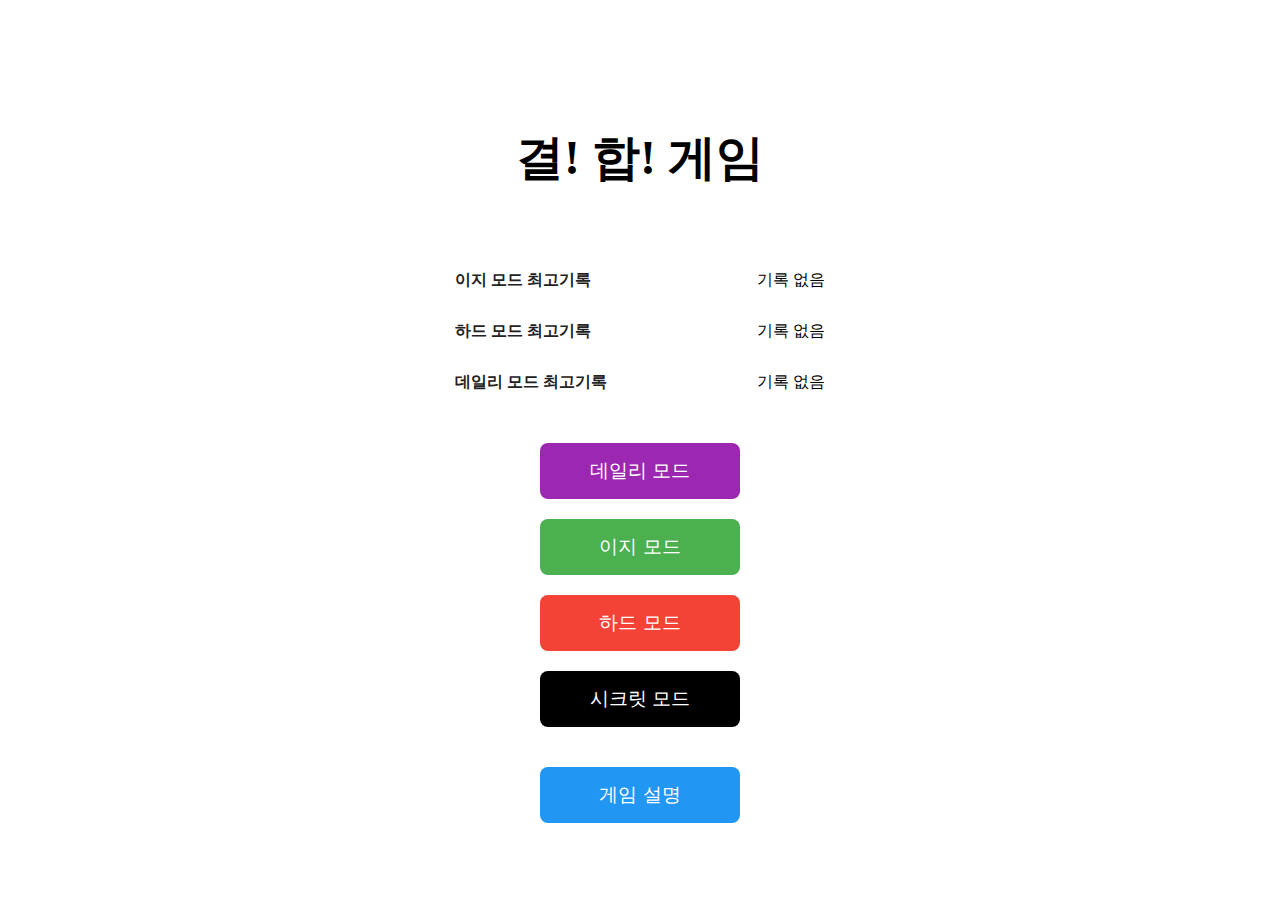
<file: index.html>
<!DOCTYPE html>
<html lang="ko">
  <head>
    <meta charset="UTF-8" />
    <title>결! 합! 게임</title>
    <link rel="stylesheet" href="style-index.css" />
  </head>
  <body>
    <div class="main-menu">
      <h1 class="title">결! 합! 게임</h1>

      <div class="records">
        <div class="record-item" id="easyRecord">
          <span class="mode-label">이지 모드 최고기록</span>
          <span class="record-text">기록 없음</span>
        </div>
        <div class="record-item" id="hardRecord">
          <span class="mode-label">하드 모드 최고기록</span>
          <span class="record-text">기록 없음</span>
        </div>
        <div class="record-item" id="dailyRecord">
          <span class="mode-label">데일리 모드 최고기록</span>
          <span class="record-text">기록 없음</span>
        </div>
      </div>

      <a
        href="javascript:void(0)"
        onclick="if(!checkDailyCompletion()) window.location.href='daily.html';"
        ><button class="mode-button daily">데일리 모드</button></a
      >
      <a href="easy.html"
        ><button class="mode-button easy">이지 모드</button></a
      >
      <a href="hard.html"
        ><button class="mode-button hard">하드 모드</button></a
      >
      <a href="secret.html"
        ><button class="mode-button secret">시크릿 모드</button></a
      >
      <button class="mode-button rules-button" onclick="openModal()">
        게임 설명
      </button>
    </div>

    <div id="rulesModal" class="modal">
      <div class="modal-content">
        <span class="close" onclick="closeModal()">&times;</span>

        <div class="page active" id="page1">
          <h2>결!합! 이란?</h2>
          <p>
            결!합!은 도형의 모양, 도형의 색상, 배경의 색상 3가지의 성질이 각각
            다른 27장의 타일 중, 보드판에 제공되는 9장의 타일 중 특정한 조건을
            만족하는 3장의 타일을 찾는 게임입니다.
          </p>

          <h3>합이란?</h3>
          <p>
            합이란 3장의 타일이 가지고 있는 성질이 모두 동일하거나 모두 다른
            경우를 뜻합니다.
          </p>

          <div style="margin: 20px 0">
            <h4>합이 되는 예시</h4>
            <div style="display: flex; gap: 10px; margin-bottom: 10px">
              <div
                class="card"
                style="width: 80px; height: 80px; background-color: white"
              >
                <div class="shape circle" style="background-color: red"></div>
              </div>
              <div
                class="card"
                style="width: 80px; height: 80px; background-color: white"
              >
                <div class="shape triangle" style="background-color: red"></div>
              </div>
              <div
                class="card"
                style="width: 80px; height: 80px; background-color: white"
              >
                <div class="shape square" style="background-color: red"></div>
              </div>
            </div>
            <p>
              위 3장의 타일은 배경색(흰색)과 도형색(빨강)이 모두 같고, 도형
              모양(동그라미, 세모, 네모)이 모두 다르므로 합입니다.
            </p>
          </div>

          <div style="margin: 20px 0">
            <h4>합이 되지 않는 예시</h4>
            <div style="display: flex; gap: 10px; margin-bottom: 10px">
              <div
                class="card"
                style="width: 80px; height: 80px; background-color: white"
              >
                <div class="shape circle" style="background-color: blue"></div>
              </div>
              <div
                class="card"
                style="width: 80px; height: 80px; background-color: gray"
              >
                <div class="shape circle" style="background-color: blue"></div>
              </div>
              <div
                class="card"
                style="width: 80px; height: 80px; background-color: black"
              >
                <div class="shape circle" style="background-color: red"></div>
              </div>
            </div>
            <p>
              위 3장의 타일은 도형 모양(동그라미)이 모두 같고, 배경색(흰색,
              회색, 검정색)이 모두 다르지만 도형색이 일부만 같으므로 합이
              아닙니다.
            </p>
          </div>

          <h3>결이란?</h3>
          <p>
            주어진 9장의 타일 중에서 합이 되는 모든 쌍을 찾았다면 결을 선언할 수
            있습니다. 실제로 더 이상 남은 합이 없는 경우 올바른 결이 되고, 다음
            라운드로 이동합니다.
          </p>
        </div>

        <div class="page" id="page2">
          <h2>기본 규칙</h2>
          <p>2분의 제한 시간 동안 최대한 많은 합과 결을 찾으면 됩니다.</p>
          <p>
            올바른 합을 찾으면 1점을 획득합니다.<br />
            잘못된 합을 찾은 경우 1점이 감점되고 제한시간이 3초 줄어듭니다.
          </p>
          <p>
            올바른 결을 선언하면 3점을 획득하고 다음 라운드로 이동하면서
            제한시간이 20초 추가됩니다.<br />
            잘못된 결을 선언한 경우 1점이 감점되고 제한시간이 10초 줄어듭니다.
          </p>
          <p>
            제한 시간을 모두 소모하면 게임이 종료되고, 진행한 라운드의 수와
            점수를 확인할 수 있습니다.
          </p>
        </div>

        <div class="page" id="page3">
          <h2>결!합! 시크릿 모드</h2>
          <p>시크릿 모드는 일반 결!합!과 다르게 8장의 타일만 공개됩니다.</p>
          <p>나머지 1장의 타일 대신 이 보드의 합의 개수를 알려 줍니다.</p>

          <div style="margin: 20px 0">
            <h4>보드 예시 (목표 합: 6개)</h4>
            <div
              style="
                display: grid;
                grid-template-columns: repeat(3, 80px);
                gap: 10px;
                margin-bottom: 10px;
                width: fit-content;
                height: fit-content;
              "
            >
              <div
                class="card"
                style="width: 80px; height: 80px; background-color: white"
              >
                <div class="shape circle" style="background-color: red"></div>
              </div>
              <div
                class="card"
                style="width: 80px; height: 80px; background-color: gray"
              >
                <div
                  class="shape triangle"
                  style="background-color: blue"
                ></div>
              </div>
              <div
                class="card"
                style="width: 80px; height: 80px; background-color: black"
              >
                <div
                  class="shape square"
                  style="background-color: yellow"
                ></div>
              </div>
              <div
                class="card"
                style="width: 80px; height: 80px; background-color: white"
              >
                <div
                  class="shape triangle"
                  style="background-color: yellow"
                ></div>
              </div>
              <div class="card hidden-card" style="width: 80px; height: 80px">
                <div class="shape"></div>
              </div>
              <div
                class="card"
                style="width: 80px; height: 80px; background-color: black"
              >
                <div class="shape circle" style="background-color: blue"></div>
              </div>
              <div
                class="card"
                style="width: 80px; height: 80px; background-color: gray"
              >
                <div class="shape square" style="background-color: red"></div>
              </div>
              <div
                class="card"
                style="width: 80px; height: 80px; background-color: white"
              >
                <div
                  class="shape circle"
                  style="background-color: yellow"
                ></div>
              </div>
              <div
                class="card"
                style="width: 80px; height: 80px; background-color: black"
              >
                <div class="shape triangle" style="background-color: red"></div>
              </div>
            </div>

            <h4>가능한 타일 찾기</h4>
            <p>위 보드에서 ? 칸에 들어갈 수 있는 타일을 찾아봅시다.</p>
            <div style="display: flex; gap: 10px; margin: 10px 0">
              <div
                class="card"
                style="width: 80px; height: 80px; background-color: gray"
              >
                <div class="shape square" style="background-color: blue"></div>
              </div>
            </div>
            <p>이 타일이 들어가면 다음과 같은 6개의 합이 만들어집니다:</p>
            <ol style="margin-left: 20px">
              <li>
                1번, 2번, 3번 카드 - 도형 모양(동그라미, 세모, 네모),
                도형색(빨강, 파랑, 노랑), 배경색(흰색, 회색, 검정)이 모두
                다릅니다.
              </li>
              <li>
                1번, 7번, 9번 카드 - 도형색(빨강)이 모두 같고, 도형
                모양(동그라미, 네모, 세모)�� 배경색(흰색, 회색, 검정)이 모두
                다릅니다.
              </li>
              <li>
                2번, 4번, 9번 카드 - 도형 모양(세모)이 모두 같고, 도형색(파랑,
                노랑, 빨강)과 배경색(회색, 흰색, 검정)이 모두 다릅니다.
              </li>
              <li>
                3번, 6번, 9번 카드 - 배경색(검정)이 모두 같고, 도형 모양(네모,
                동그라미, 세모)과 도형색(노랑, 파랑, 빨강)이 모두 다릅니다.
              </li>
              <li>
                4번, 6번, 7번 카드 - 배경색(흰색, 검정, 회색), 도형 모양(세모,
                동그라미, 네모), 도형색(노랑, 파랑, 빨강)이 모두 다릅니다.
              </li>
              <li>
                5번(추가된 타일), 8번, 9번 카드 - 도형 모양(네모, 동그라미,
                세모)이 모두 다르고, 도형색(파랑, 노랑, 빨강)과 배경색(회색,
                흰색, 검정)이 모두 다릅니다.
              </li>
            </ol>
          </div>

          <p>시크릿 모드는 기본 결!합!에 비해서 더 꼼꼼한 계산이 필요합니다.</p>
        </div>

        <div class="pagination">
          <button class="page-button active" onclick="showPage(1)">1</button>
          <button class="page-button" onclick="showPage(2)">2</button>
          <button class="page-button" onclick="showPage(3)">3</button>
        </div>
      </div>
    </div>

    <script src="script-index.js"></script>
  </body>
</html>
</file>
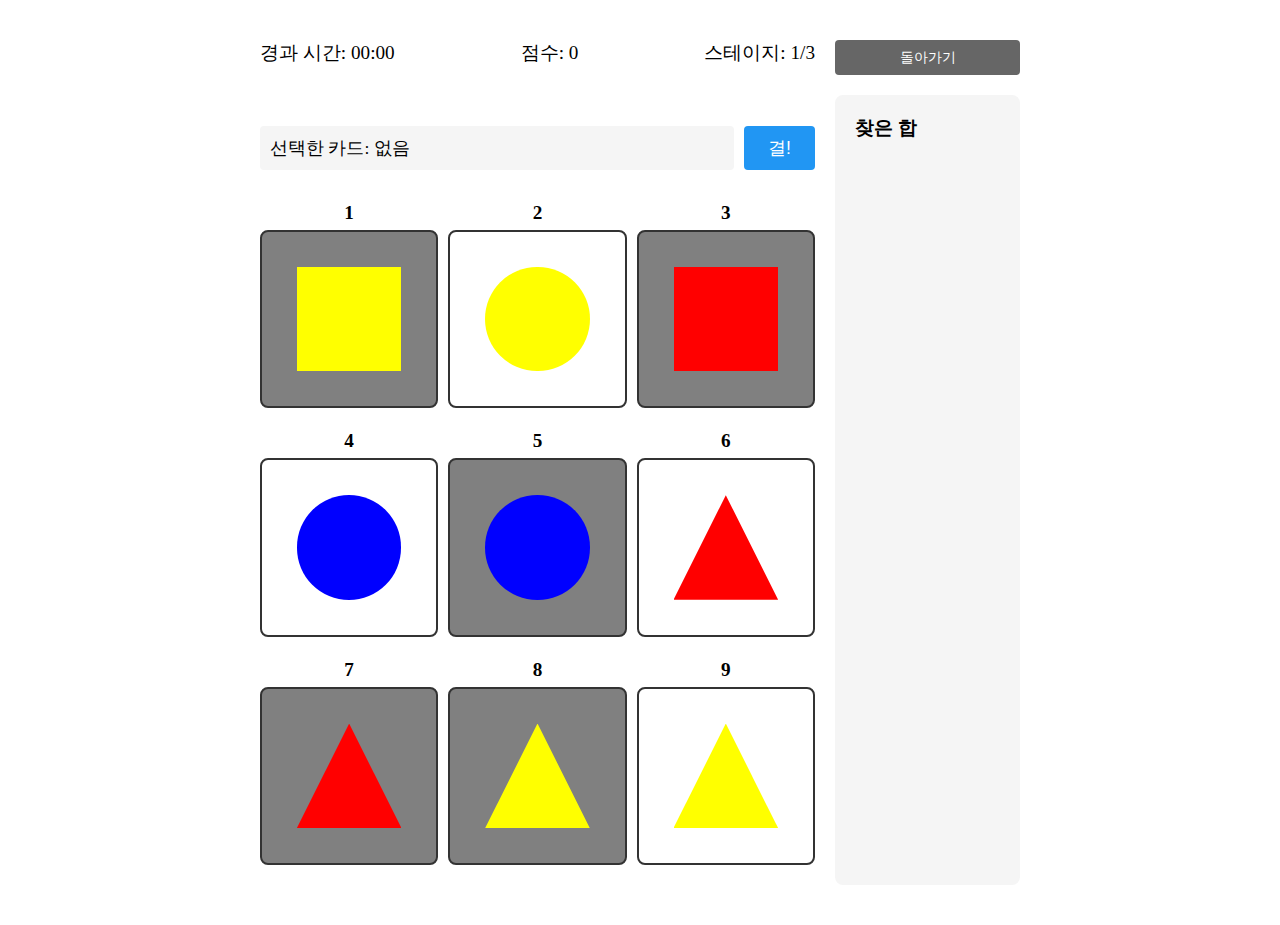
<file: daily.html>
<!DOCTYPE html>
<html lang="ko">
  <head>
    <meta charset="UTF-8" />
    <title>결! 합! 게임 (데일리 모드)</title>
    <link rel="stylesheet" href="style.css" />
  </head>
  <body>
    <div class="game-container">
      <div class="main-area">
        <div class="game-section">
          <div class="header">
            <div class="elapsed-time">
              경과 시간: <span id="elapsedTime">00:00</span>
            </div>
            <div class="score">점수: <span id="score">0</span></div>
            <div class="stage">스테이지: <span id="stage">1</span>/3</div>
          </div>

          <div id="message" class="message"></div>
          <div class="selection-area">
            <div class="selected-numbers">
              선택한 카드: <span id="selectedNumbers"></span>
            </div>
            <button id="gyeol">결!</button>
          </div>
          <div class="cards-container" id="cardsContainer"></div>
        </div>

        <div class="right-section">
          <a href="index.html" class="back-button">돌아가기</a>
          <div class="found-sets">
            <div class="found-sets-header">
              <h3>찾은 합</h3>
            </div>
            <div
              id="remainingHint"
              class="remaining-hint"
              style="display: none"
            >
              남은 합: 0개
            </div>
            <div id="foundSets"></div>
          </div>
        </div>
      </div>
    </div>
    <script src="script-daily.js"></script>
  </body>
</html>
</file>
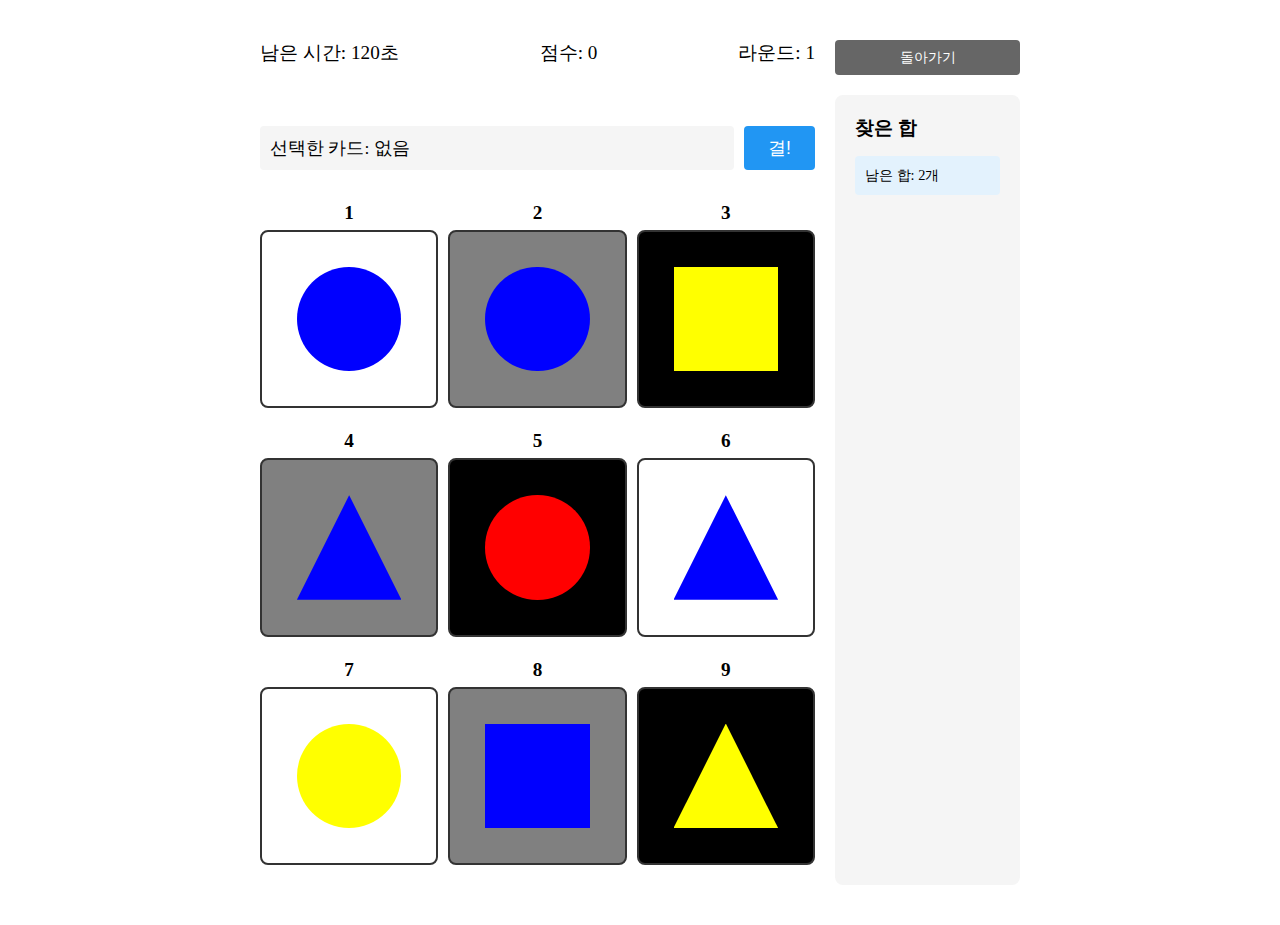
<file: easy.html>
<!DOCTYPE html>
<html lang="ko">
  <head>
    <meta charset="UTF-8" />
    <title>결! 합! 게임 (이지모드)</title>
    <link rel="stylesheet" href="style.css" />
  </head>
  <body>
    <div class="game-container">
      <div class="main-area">
        <div class="game-section">
          <div class="header">
            <div class="timer">남은 시간: <span id="time">120</span>초</div>
            <div class="score">점수: <span id="score">0</span></div>
            <div class="round">라운드: <span id="round">1</span></div>
          </div>

          <div id="message" class="message"></div>
          <div class="selection-area">
            <div class="selected-numbers">
              선택한 카드: <span id="selectedNumbers"></span>
            </div>
            <button id="gyeol">결!</button>
          </div>
          <div class="cards-container" id="cardsContainer"></div>
        </div>

        <div class="right-section">
          <a href="index.html" class="back-button">돌아가기</a>
          <div class="found-sets">
            <div class="found-sets-header">
              <h3>찾은 합</h3>
            </div>
            <div id="remainingHint" class="remaining-hint">남은 합: 0개</div>
            <div id="foundSets"></div>
          </div>
        </div>
      </div>
    </div>
    <script src="script-basic.js"></script>
  </body>
</html>
</file>
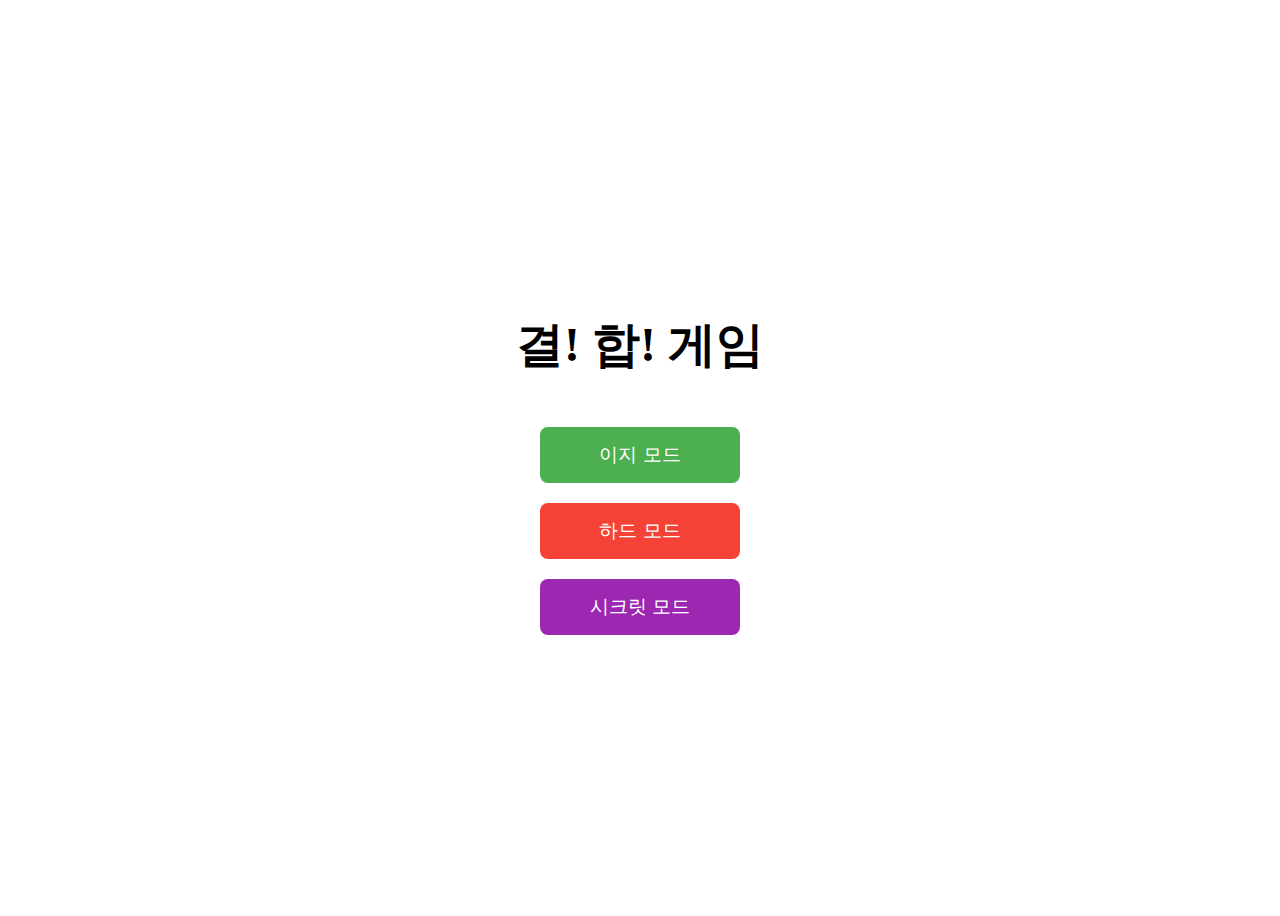
<file: main.html>
<!DOCTYPE html>
<html lang="ko">
  <head>
    <meta charset="UTF-8" />
    <title>결! 합! 게임</title>
    <style>
      .main-menu {
        display: flex;
        flex-direction: column;
        align-items: center;
        justify-content: center;
        height: 100vh;
        gap: 20px;
      }

      .title {
        font-size: 3em;
        margin-bottom: 30px;
      }

      .mode-button {
        padding: 15px 40px;
        font-size: 1.2em;
        border: none;
        border-radius: 8px;
        cursor: pointer;
        transition: transform 0.2s;
        width: 200px;
      }

      .mode-button:hover {
        transform: scale(1.05);
      }

      .easy {
        background-color: #4caf50;
        color: white;
      }

      .hard {
        background-color: #f44336;
        color: white;
      }

      .secret {
        background-color: #9c27b0;
        color: white;
      }
    </style>
  </head>
  <body>
    <div class="main-menu">
      <h1 class="title">결! 합! 게임</h1>
      <a href="easy.html"
        ><button class="mode-button easy">이지 모드</button></a
      >
      <a href="hard.html"
        ><button class="mode-button hard">하드 모드</button></a
      >
      <a href="secret.html"
        ><button class="mode-button secret">시크릿 모드</button></a
      >
    </div>
  </body>
</html>
</file>
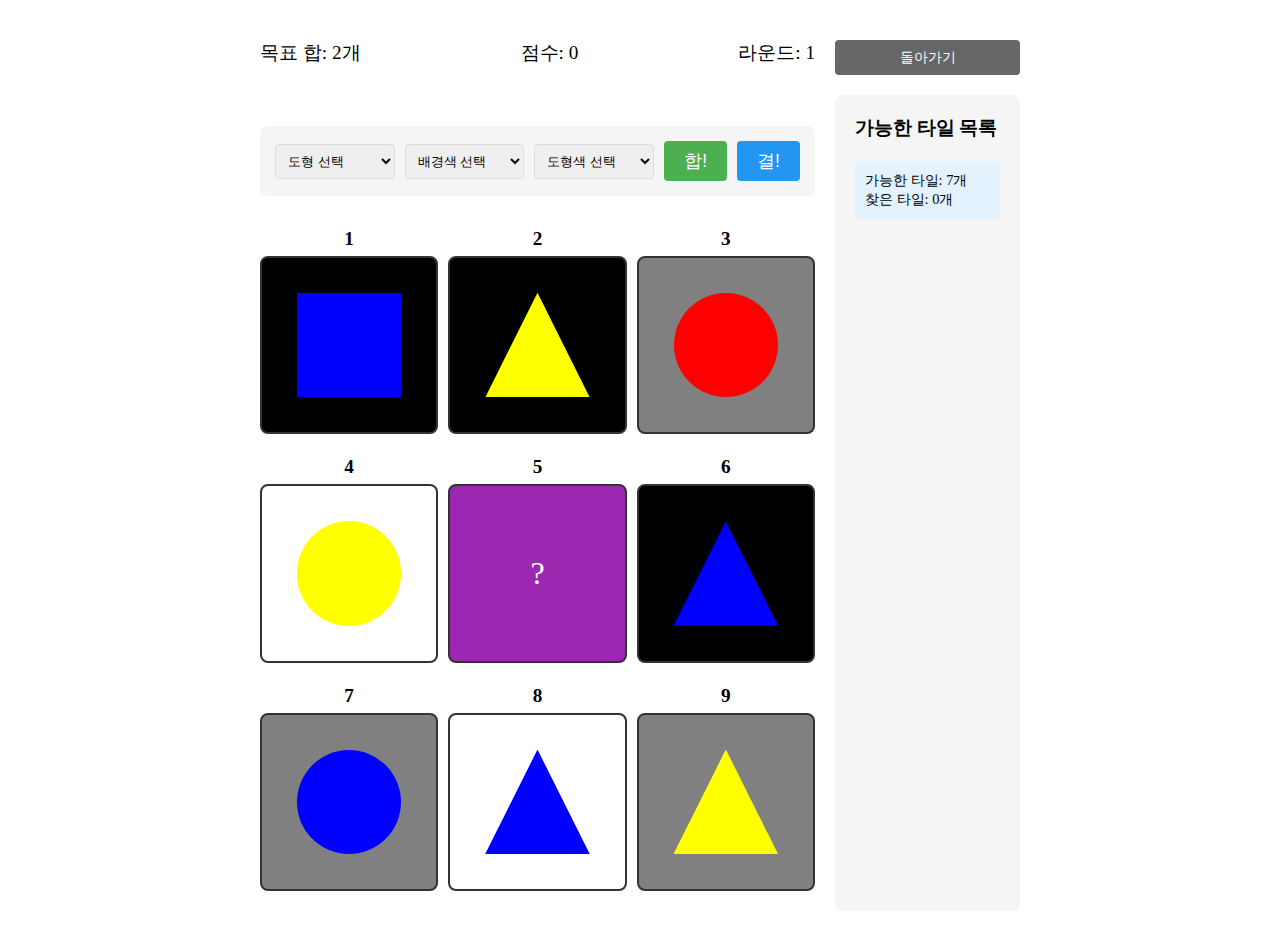
<file: secret.html>
<!DOCTYPE html>
<html lang="ko">
  <head>
    <meta charset="UTF-8" />
    <title>결! 합! 게임 (시크릿모드)</title>
    <link rel="stylesheet" href="style.css" />
    <link rel="stylesheet" href="style-secret.css" />
  </head>
  <body>
    <div class="game-container">
      <div class="main-area">
        <div class="game-section">
          <div class="header">
            <div class="sets">목표 합: <span id="targetSets">0</span>개</div>
            <div class="score">점수: <span id="score">0</span></div>
            <div class="round">라운드: <span id="round">1</span></div>
          </div>

          <div id="message" class="message"></div>
          <div class="guess-form">
            <div class="input-group">
              <select id="shapeGuess">
                <option value="">도형 선택</option>
                <option value="circle">원</option>
                <option value="triangle">삼각형</option>
                <option value="square">사각형</option>
              </select>
              <select id="bgColorGuess">
                <option value="">배경색 선택</option>
                <option value="black">검정</option>
                <option value="gray">회색</option>
                <option value="white">하양</option>
              </select>
              <select id="shapeColorGuess">
                <option value="">도형색 선택</option>
                <option value="red">빨강</option>
                <option value="yellow">노랑</option>
                <option value="blue">파랑</option>
              </select>
              <button id="submitGuess">합!</button>
              <button id="gyeol">결!</button>
            </div>
          </div>
          <div class="cards-container" id="cardsContainer"></div>
        </div>

        <div class="right-section">
          <a href="index.html" class="back-button">돌아가기</a>
          <div class="found-sets">
            <div class="found-sets-header">
              <h3>가능한 타일 목록</h3>
            </div>
            <div id="totalSets" class="remaining-hint">찾은 타일: 0개</div>
            <div id="foundTiles"></div>
          </div>
        </div>
      </div>
    </div>
    <script src="script-secret.js"></script>
  </body>
</html>
</file>
<file: style-index.css>
.main-menu {
  display: flex;
  flex-direction: column;
  align-items: center;
  justify-content: center;
  height: 100vh;
  gap: 20px;
}

.title {
  font-size: 3em;
  margin-bottom: 30px;
}

.mode-button {
  padding: 15px 40px;
  font-size: 1.2em;
  border: none;
  border-radius: 8px;
  cursor: pointer;
  transition: transform 0.2s;
  width: 200px;
}

.mode-button:hover {
  transform: scale(1.05);
}

.easy {
  background-color: #4caf50;
  color: white;
}

.hard {
  background-color: #f44336;
  color: white;
}

.secret {
  background-color: #000000;
  color: white;
}

.daily {
  background-color: #9c27b0;
  color: white;
}

.rules-button {
  background-color: #2196f3;
  color: white;
  margin-top: 20px;
}

.modal {
  display: none;
  position: fixed;
  top: 0;
  left: 0;
  width: 100%;
  height: 100%;
  background-color: rgba(0, 0, 0, 0.7);
}

.modal-content {
  position: relative;
  background-color: white;
  margin: 5% auto;
  padding: 20px;
  width: 70%;
  max-width: 800px;
  border-radius: 10px;
  max-height: 80vh;
  overflow-y: auto;
  scrollbar-width: none; /* Firefox */
  -ms-overflow-style: none; /* IE and Edge */
}

.modal-content::-webkit-scrollbar {
  display: none; /* Chrome, Safari, Opera */
}

.close {
  position: absolute;
  right: 20px;
  top: 10px;
  font-size: 28px;
  cursor: pointer;
}

.pagination {
  text-align: center;
  margin-top: 20px;
}

.page-button {
  padding: 5px 10px;
  margin: 0 5px;
  cursor: pointer;
  background-color: #ddd;
  border: none;
  border-radius: 4px;
}

.page-button.active {
  background-color: #2196f3;
  color: white;
}

.page {
  display: none;
}

.page.active {
  display: block;
}

.card {
  position: relative;
  border-radius: 8px;
  display: flex;
  align-items: center;
  justify-content: center;
  box-shadow: 0 2px 4px rgba(0, 0, 0, 0.2);
}

.shape {
  width: 60%;
  height: 60%;
  border-radius: 4px;
}

.circle {
  border-radius: 50%;
}

.triangle {
  clip-path: polygon(50% 0%, 0% 100%, 100% 100%);
}

.square {
  border-radius: 0;
}

.hidden-card {
  background-color: #9c27b0 !important;
  cursor: not-allowed;
}

.hidden-card .shape {
  display: none;
}

.hidden-card::after {
  content: "?";
  font-size: 2em;
  color: white;
}

.records {
  margin: 20px 0;
  display: flex;
  flex-direction: column;
  gap: 10px;
  width: 100%;
  max-width: 400px;
}

.record-item {
  background: rgba(255, 255, 255, 0.1);
  padding: 10px 15px;
  border-radius: 8px;
  display: flex;
  justify-content: space-between;
  align-items: center;
}

.mode-label {
  font-weight: bold;
  color: #222;
}

.record-text {
  color: #000;
}
</file>
<file: style.css>
* {
  box-sizing: border-box;
  margin: 0;
  padding: 0;
}

.game-container {
  max-width: 800px;
  margin: 20px auto;
  padding: 20px;
}

.header {
  display: flex;
  justify-content: space-between;
  align-items: center;
  margin-bottom: 20px;
  font-size: 1.2em;
  position: relative;
}

.header-info {
  display: flex;
  justify-content: space-between;
  flex: 1;
  gap: 20px;
}

.cards-container {
  display: grid;
  grid-template-columns: repeat(3, 1fr);
  gap: 10px;
  margin-bottom: 20px;
}

.card {
  aspect-ratio: 1;
  border: 2px solid #333;
  border-radius: 8px;
  display: flex;
  justify-content: center;
  align-items: center;
  position: relative;
  margin-top: 40px;
  cursor: pointer;
  transition: transform 0.2s;
}

.card:hover {
  transform: scale(1.05);
}

.card.selected {
  border: 3px solid #4caf50;
  box-shadow: 0 0 10px rgba(76, 175, 80, 0.5);
}

.card-number {
  position: absolute;
  top: -30px;
  left: 50%;
  transform: translateX(-50%);
  font-size: 1.2em;
  font-weight: bold;
}

.controls {
  display: flex;
  gap: 10px;
  justify-content: center;
  margin-top: 20px;
}

.input-section {
  display: flex;
  gap: 10px;
}

input[type="number"] {
  width: 100px;
  padding: 5px;
}

button {
  padding: 12px 24px;
  font-size: 1.1em;
  border: none;
  border-radius: 4px;
  background-color: #4caf50;
  color: white;
  cursor: pointer;
  transition: background-color 0.3s;
}

button:hover {
  background-color: #45a049;
}

#gyeol {
  background-color: #2196f3;
}

#gyeol:hover {
  background-color: #1976d2;
}

.shape {
  width: 60%;
  height: 60%;
}

.circle {
  border-radius: 50%;
}

.triangle {
  clip-path: polygon(50% 0%, 0% 100%, 100% 100%);
}

.square {
  width: 60%;
  height: 60%;
}

.main-area {
  display: flex;
  gap: 20px;
}

.game-section {
  flex: 3;
}

.right-section {
  flex: 1;
  display: flex;
  flex-direction: column;
  gap: 10px;
}

.found-sets {
  flex: 1;
  padding: 20px;
  background-color: #f5f5f5;
  border-radius: 8px;
}

.found-set {
  margin: 10px 0;
  padding: 10px;
  background-color: white;
  border-radius: 4px;
  box-shadow: 0 2px 4px rgba(0, 0, 0, 0.1);
}

.message {
  padding: 10px;
  margin: 10px 0;
  border-radius: 4px;
  text-align: center;
  opacity: 0;
  transition: opacity 0.3s;
}

.message.error {
  background-color: #ffebee;
  color: #c62828;
  opacity: 1;
}

.message.success {
  background-color: #e8f5e9;
  color: #2e7d32;
  opacity: 1;
}

.found-sets-header {
  display: flex;
  justify-content: space-between;
  align-items: center;
  margin-bottom: 15px;
}

.remaining-hint {
  margin: 10px 0 15px;
  padding: 10px;
  background-color: #e3f2fd;
  border-radius: 4px;
  font-size: 0.9em;
}

.remaining-hint.show {
  display: block;
}

.selected-numbers {
  margin: 10px 0;
  padding: 10px;
  background-color: #f5f5f5;
  border-radius: 4px;
  font-size: 1.1em;
}

.selection-area {
  display: flex;
  justify-content: space-between;
  align-items: center;
  margin: 10px 0;
  gap: 10px;
}

.selected-numbers {
  flex: 1;
  padding: 10px;
  background-color: #f5f5f5;
  border-radius: 4px;
  font-size: 1.1em;
}

#gyeol {
  padding: 10px 24px;
  height: 100%;
  background-color: #2196f3;
  white-space: nowrap;
}

#gyeol:hover {
  background-color: #1976d2;
}

.back-button {
  position: static;
  padding: 8px 15px;
  background-color: #666;
  color: white;
  text-decoration: none;
  border-radius: 4px;
  font-size: 0.9em;
  display: flex;
  justify-content: center;
  align-items: center;
  margin-bottom: 10px;
}

.back-button:hover {
  background-color: #555;
}
</file>
<file: style-secret.css>
.guess-form {
  margin: 20px 0;
  padding: 15px;
  background-color: #f5f5f5;
  border-radius: 8px;
}

.input-group {
  display: flex;
  gap: 10px;
  align-items: center;
}

.guess-form select {
  padding: 8px;
  border-radius: 4px;
  border: 1px solid #ddd;
  flex: 1;
}

#submitGuess,
#gyeol {
  padding: 8px 20px;
  white-space: nowrap;
}

.hidden-card {
  background-color: #9c27b0 !important;
  cursor: not-allowed;
}

.hidden-card .shape {
  display: none;
}

.hidden-card::after {
  content: "?";
  font-size: 2em;
  color: white;
}

.found-sets {
  flex: 1;
  padding: 20px;
  background-color: #f5f5f5;
  border-radius: 8px;
  display: flex;
  flex-direction: column;
}

#foundTiles {
  margin-top: 10px;
  overflow-y: auto;
  scrollbar-width: none; /* Firefox */
  -ms-overflow-style: none; /* IE and Edge */
  height: calc(100vh - 250px); /* 초기 높이 고정 */
}

/* Chrome, Safari, Opera에서 스크롤바 숨기기 */
#foundTiles::-webkit-scrollbar {
  display: none;
}

.found-sets-header {
  margin-bottom: 10px;
}

.remaining-hint {
  margin-bottom: 10px;
}

.found-set {
  margin: 10px 0;
  padding: 10px;
  background-color: white;
  border-radius: 4px;
  box-shadow: 0 2px 4px rgba(0, 0, 0, 0.1);
}

.found-set .card {
  width: 100px;
  height: 100px;
  margin: 0 auto;
}

.found-set .shape {
  width: 60%;
  height: 60%;
}

.button-group {
  display: inline-flex;
  gap: 10px;
}
</file>
